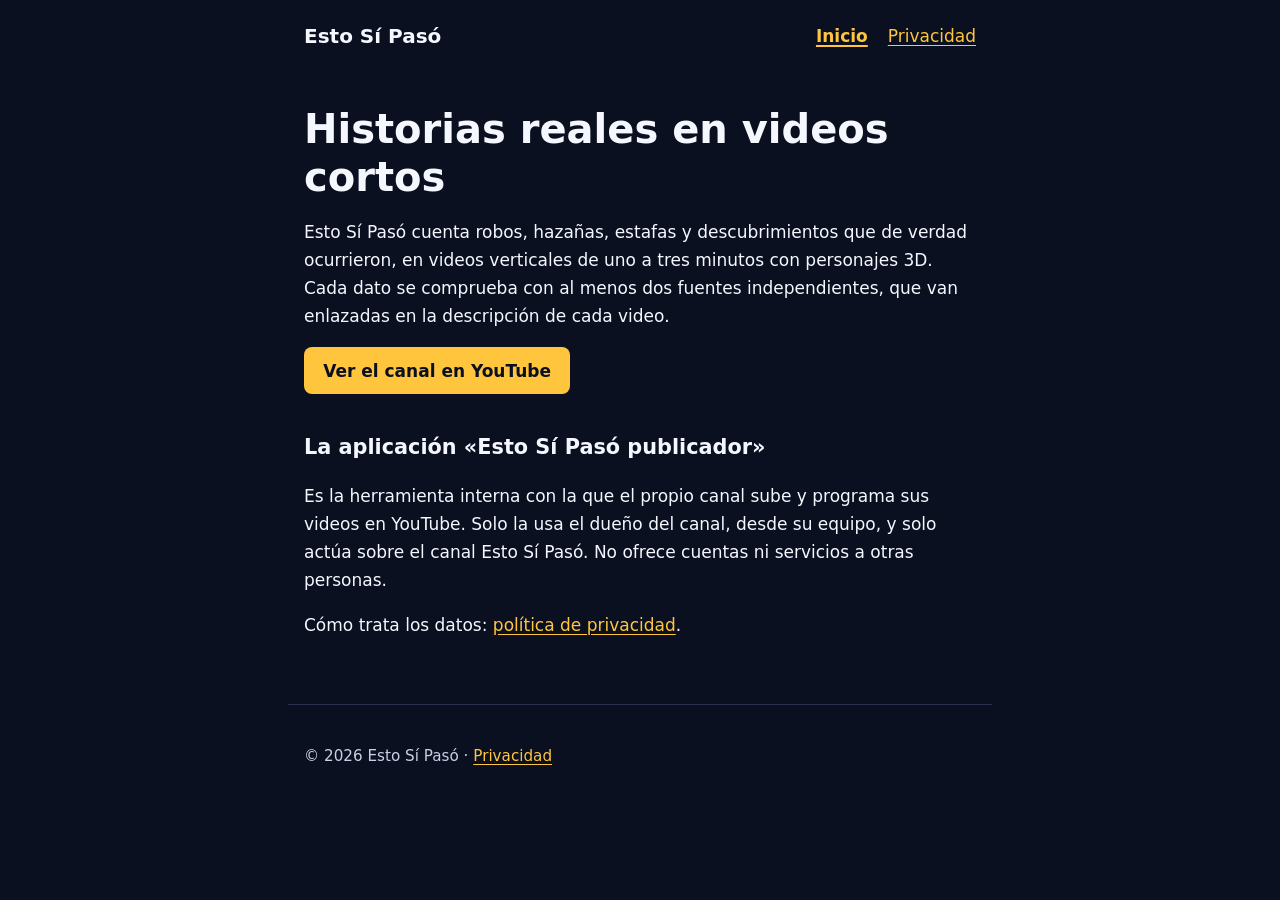
<file: index.html>
<!doctype html>
<html lang="es">
<head>
  <meta charset="utf-8">
  <meta name="viewport" content="width=device-width, initial-scale=1">
  <title>Esto Sí Pasó</title>
  <meta name="description" content="Esto Sí Pasó: historias reales contadas en videos cortos con personajes 3D.">
  <link rel="stylesheet" href="estilo.css">
</head>
<body>
  <a class="saltar" href="#contenido">Saltar al contenido</a>
  <header>
    <p class="marca">Esto Sí Pasó</p>
    <nav aria-label="Principal">
      <a href="./" aria-current="page">Inicio</a>
      <a href="privacidad.html">Privacidad</a>
    </nav>
  </header>
  <main id="contenido">
    <h1>Historias reales en videos cortos</h1>
    <p>Esto Sí Pasó cuenta robos, hazañas, estafas y descubrimientos que de verdad ocurrieron, en videos verticales de uno a tres minutos con personajes 3D. Cada dato se comprueba con al menos dos fuentes independientes, que van enlazadas en la descripción de cada video.</p>
    <p><a class="boton" href="https://www.youtube.com/@estosipaso3d">Ver el canal en YouTube</a></p>

    <h2>La aplicación «Esto Sí Pasó publicador»</h2>
    <p>Es la herramienta interna con la que el propio canal sube y programa sus videos en YouTube. Solo la usa el dueño del canal, desde su equipo, y solo actúa sobre el canal Esto Sí Pasó. No ofrece cuentas ni servicios a otras personas.</p>
    <p>Cómo trata los datos: <a href="privacidad.html">política de privacidad</a>.</p>
  </main>
  <footer>
    <p>© 2026 Esto Sí Pasó · <a href="privacidad.html">Privacidad</a></p>
  </footer>
</body>
</html>
</file>
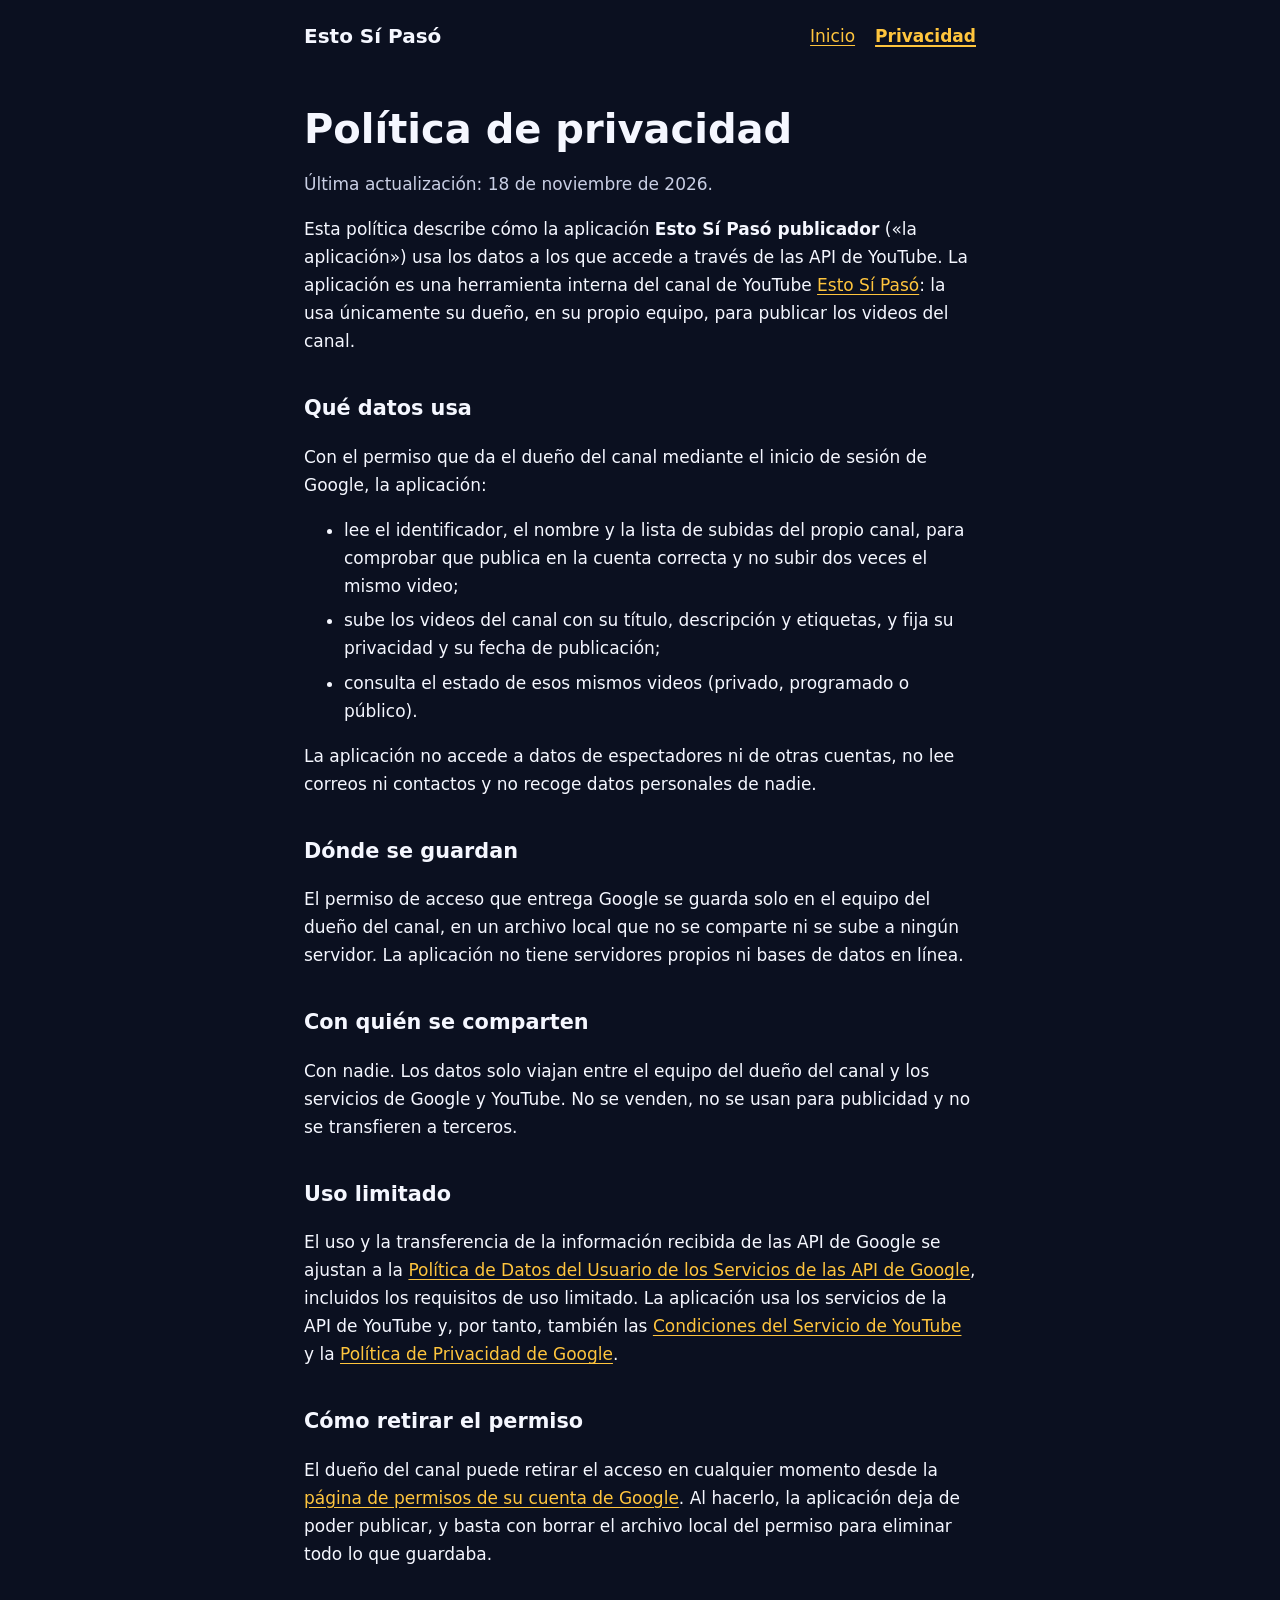
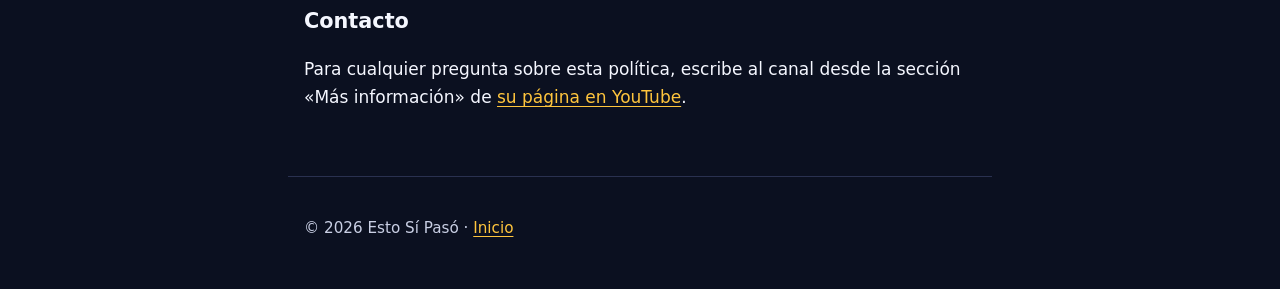
<file: privacidad.html>
<!doctype html>
<html lang="es">
<head>
  <meta charset="utf-8">
  <meta name="viewport" content="width=device-width, initial-scale=1">
  <title>Política de privacidad · Esto Sí Pasó</title>
  <meta name="description" content="Política de privacidad de la aplicación Esto Sí Pasó publicador.">
  <link rel="stylesheet" href="estilo.css">
</head>
<body>
  <a class="saltar" href="#contenido">Saltar al contenido</a>
  <header>
    <p class="marca">Esto Sí Pasó</p>
    <nav aria-label="Principal">
      <a href="./">Inicio</a>
      <a href="privacidad.html" aria-current="page">Privacidad</a>
    </nav>
  </header>
  <main id="contenido">
    <h1>Política de privacidad</h1>
    <p class="nota">Última actualización: 18 de noviembre de 2026.</p>

    <p>Esta política describe cómo la aplicación <strong>Esto Sí Pasó publicador</strong> («la aplicación») usa los datos a los que accede a través de las API de YouTube. La aplicación es una herramienta interna del canal de YouTube <a href="https://www.youtube.com/@estosipaso3d">Esto Sí Pasó</a>: la usa únicamente su dueño, en su propio equipo, para publicar los videos del canal.</p>

    <h2>Qué datos usa</h2>
    <p>Con el permiso que da el dueño del canal mediante el inicio de sesión de Google, la aplicación:</p>
    <ul>
      <li>lee el identificador, el nombre y la lista de subidas del propio canal, para comprobar que publica en la cuenta correcta y no subir dos veces el mismo video;</li>
      <li>sube los videos del canal con su título, descripción y etiquetas, y fija su privacidad y su fecha de publicación;</li>
      <li>consulta el estado de esos mismos videos (privado, programado o público).</li>
    </ul>
    <p>La aplicación no accede a datos de espectadores ni de otras cuentas, no lee correos ni contactos y no recoge datos personales de nadie.</p>

    <h2>Dónde se guardan</h2>
    <p>El permiso de acceso que entrega Google se guarda solo en el equipo del dueño del canal, en un archivo local que no se comparte ni se sube a ningún servidor. La aplicación no tiene servidores propios ni bases de datos en línea.</p>

    <h2>Con quién se comparten</h2>
    <p>Con nadie. Los datos solo viajan entre el equipo del dueño del canal y los servicios de Google y YouTube. No se venden, no se usan para publicidad y no se transfieren a terceros.</p>

    <h2>Uso limitado</h2>
    <p>El uso y la transferencia de la información recibida de las API de Google se ajustan a la <a href="https://developers.google.com/terms/api-services-user-data-policy">Política de Datos del Usuario de los Servicios de las API de Google</a>, incluidos los requisitos de uso limitado. La aplicación usa los servicios de la API de YouTube y, por tanto, también las <a href="https://www.youtube.com/t/terms">Condiciones del Servicio de YouTube</a> y la <a href="https://policies.google.com/privacy">Política de Privacidad de Google</a>.</p>

    <h2>Cómo retirar el permiso</h2>
    <p>El dueño del canal puede retirar el acceso en cualquier momento desde la <a href="https://myaccount.google.com/permissions">página de permisos de su cuenta de Google</a>. Al hacerlo, la aplicación deja de poder publicar, y basta con borrar el archivo local del permiso para eliminar todo lo que guardaba.</p>

    <h2>Contacto</h2>
    <p>Para cualquier pregunta sobre esta política, escribe al canal desde la sección «Más información» de <a href="https://www.youtube.com/@estosipaso3d/about">su página en YouTube</a>.</p>
  </main>
  <footer>
    <p>© 2026 Esto Sí Pasó · <a href="./">Inicio</a></p>
  </footer>
</body>
</html>
</file>
<file: estilo.css>
/* Colores de config/brand.json: texto #F5F7FF sobre #0B1020 (≈ 17:1) y acento #FFC53D con #0B1020 (≈ 11:1). */
:root {
  --fondo: #0b1020;
  --texto: #f5f7ff;
  --suave: #c9cfe4;
  --acento: #ffc53d;
  --acento-texto: #0b1020;
}
* { box-sizing: border-box; }
html { color-scheme: dark; }
body {
  margin: 0;
  background: var(--fondo);
  color: var(--texto);
  font: 1.0625rem/1.65 system-ui, -apple-system, "Segoe UI", Roboto, sans-serif;
}
header, main, footer { max-width: 44rem; margin: 0 auto; padding: 0 1rem; }
header { display: flex; flex-wrap: wrap; gap: 0.5rem 1.5rem; align-items: center; justify-content: space-between; padding-block: 1.25rem; }
.marca { margin: 0; font-weight: 800; font-size: 1.25rem; }
nav { display: flex; gap: 1.25rem; }
main { padding-block: 1rem 3rem; }
h1 { font-size: clamp(1.75rem, 5vw, 2.5rem); line-height: 1.2; margin: 1rem 0; }
h2 { font-size: 1.3rem; margin: 2.25rem 0 0.5rem; }
a { color: var(--acento); text-underline-offset: 0.2em; }
a:hover { text-decoration-thickness: 2px; }
a:focus-visible { outline: 3px solid var(--acento); outline-offset: 3px; border-radius: 2px; }
nav a[aria-current="page"] { text-decoration-thickness: 2px; font-weight: 700; }
.boton {
  display: inline-block;
  min-height: 44px;
  padding: 0.6rem 1.2rem;
  background: var(--acento);
  color: var(--acento-texto);
  font-weight: 700;
  text-decoration: none;
  border-radius: 0.5rem;
}
.boton:focus-visible { outline-color: var(--texto); }
.nota, footer { color: var(--suave); }
footer { padding-block: 1.5rem 2rem; border-top: 1px solid #2a3150; font-size: 0.95rem; }
li + li { margin-top: 0.4rem; }
.saltar { position: absolute; left: -999px; top: 0.5rem; background: var(--acento); color: var(--acento-texto); padding: 0.5rem 1rem; z-index: 1; }
.saltar:focus { left: 0.5rem; }
</file>
